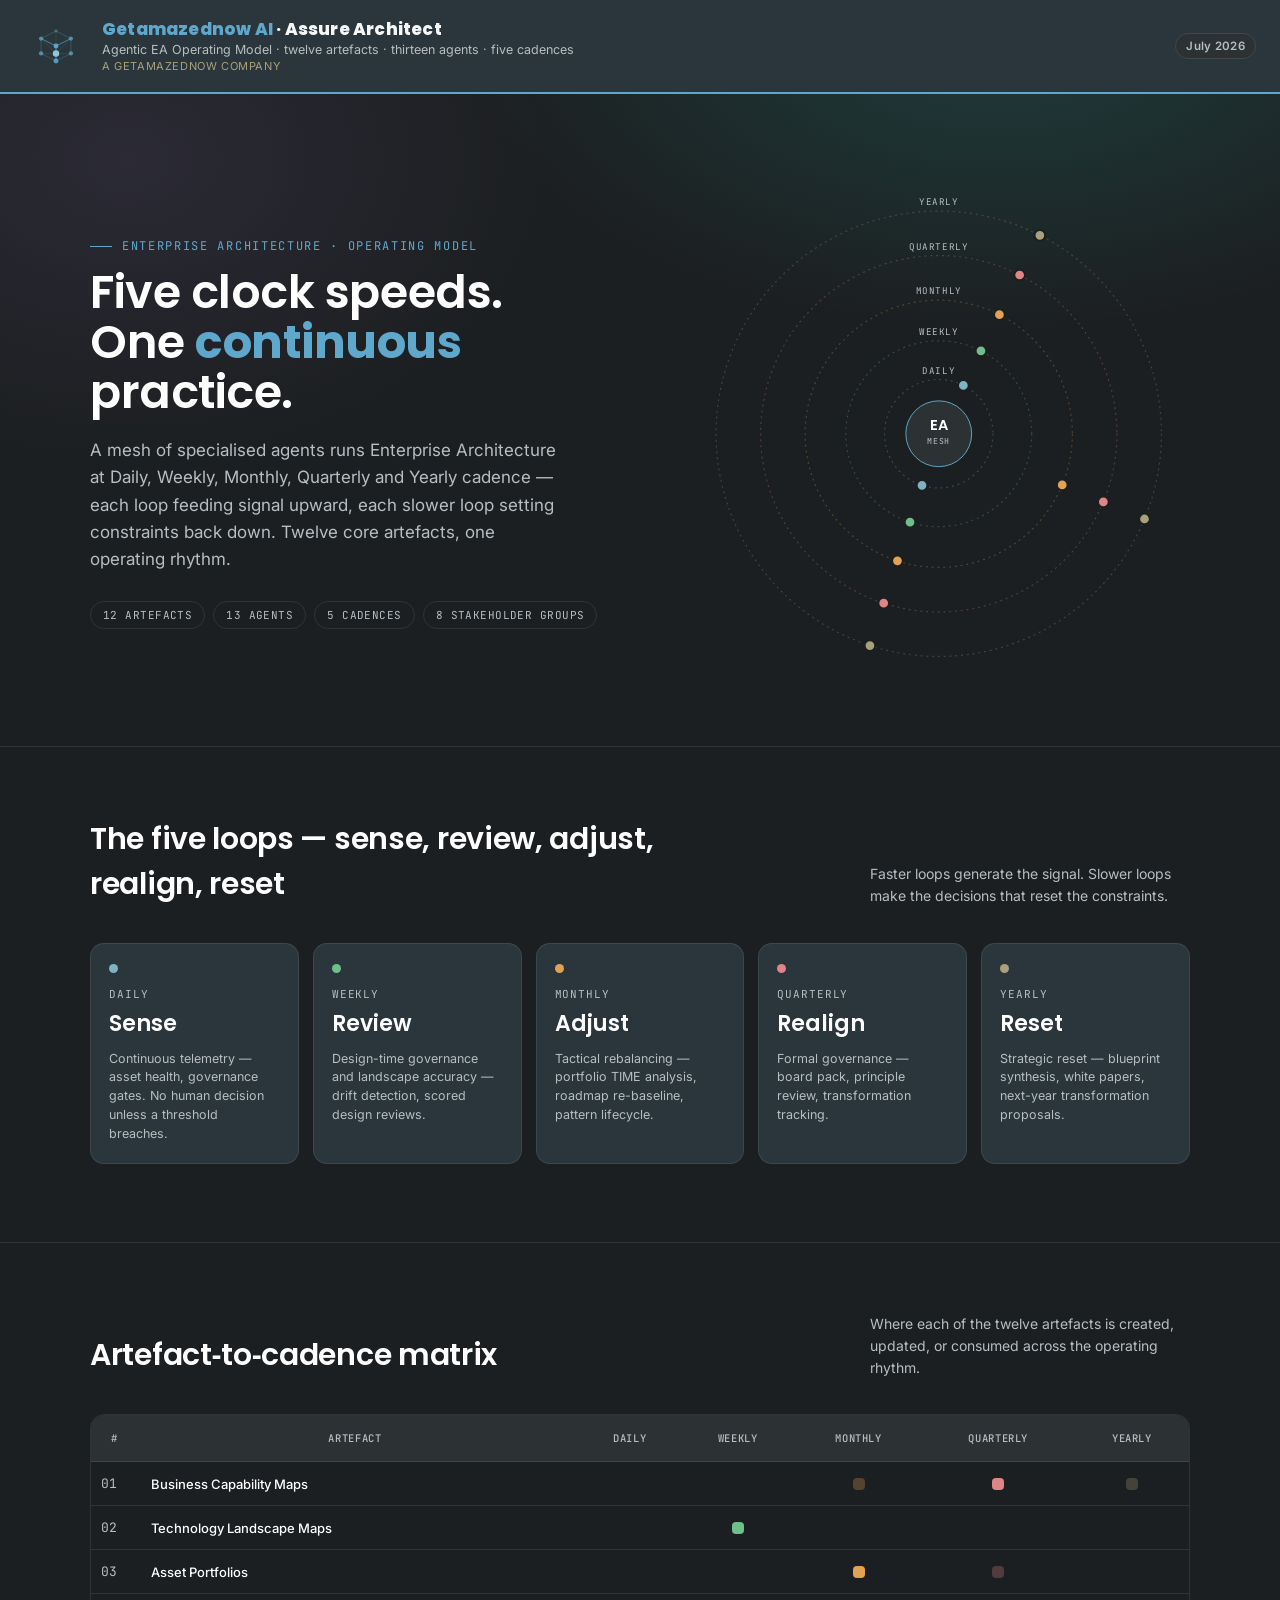
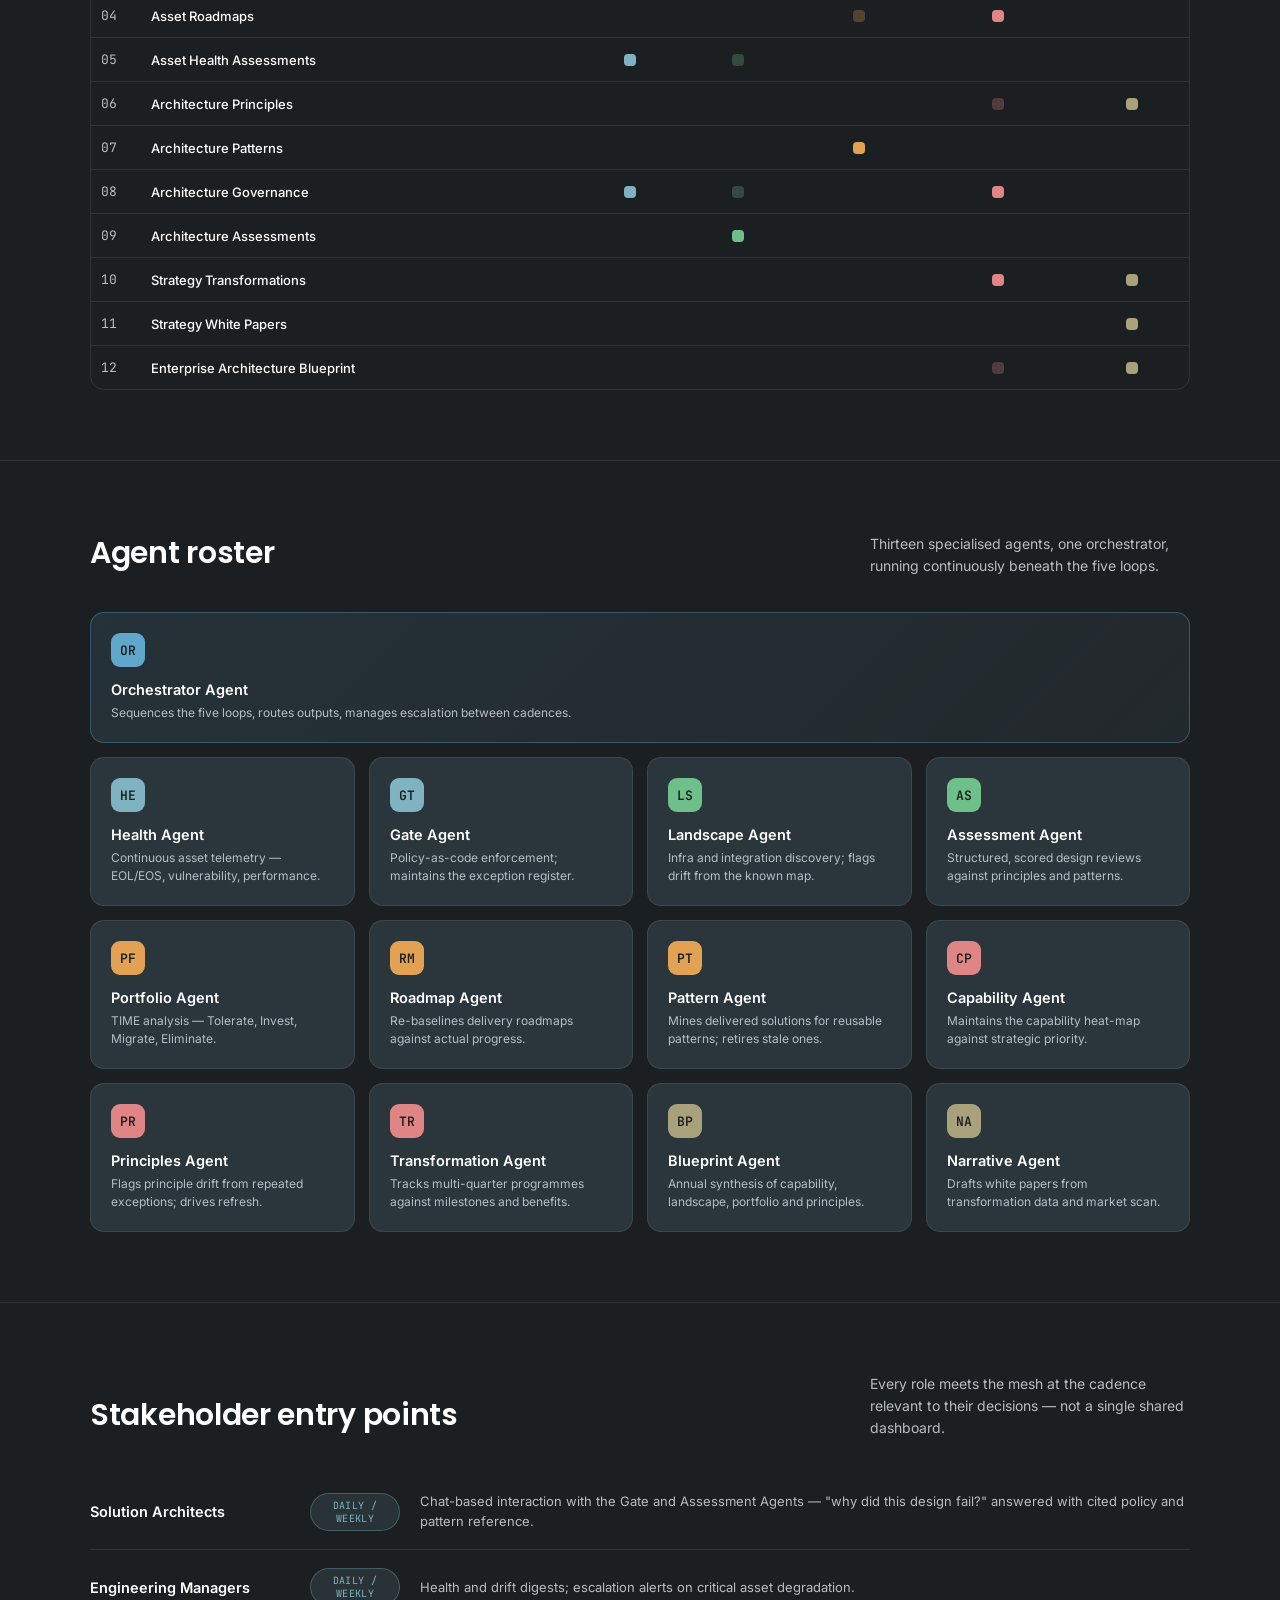
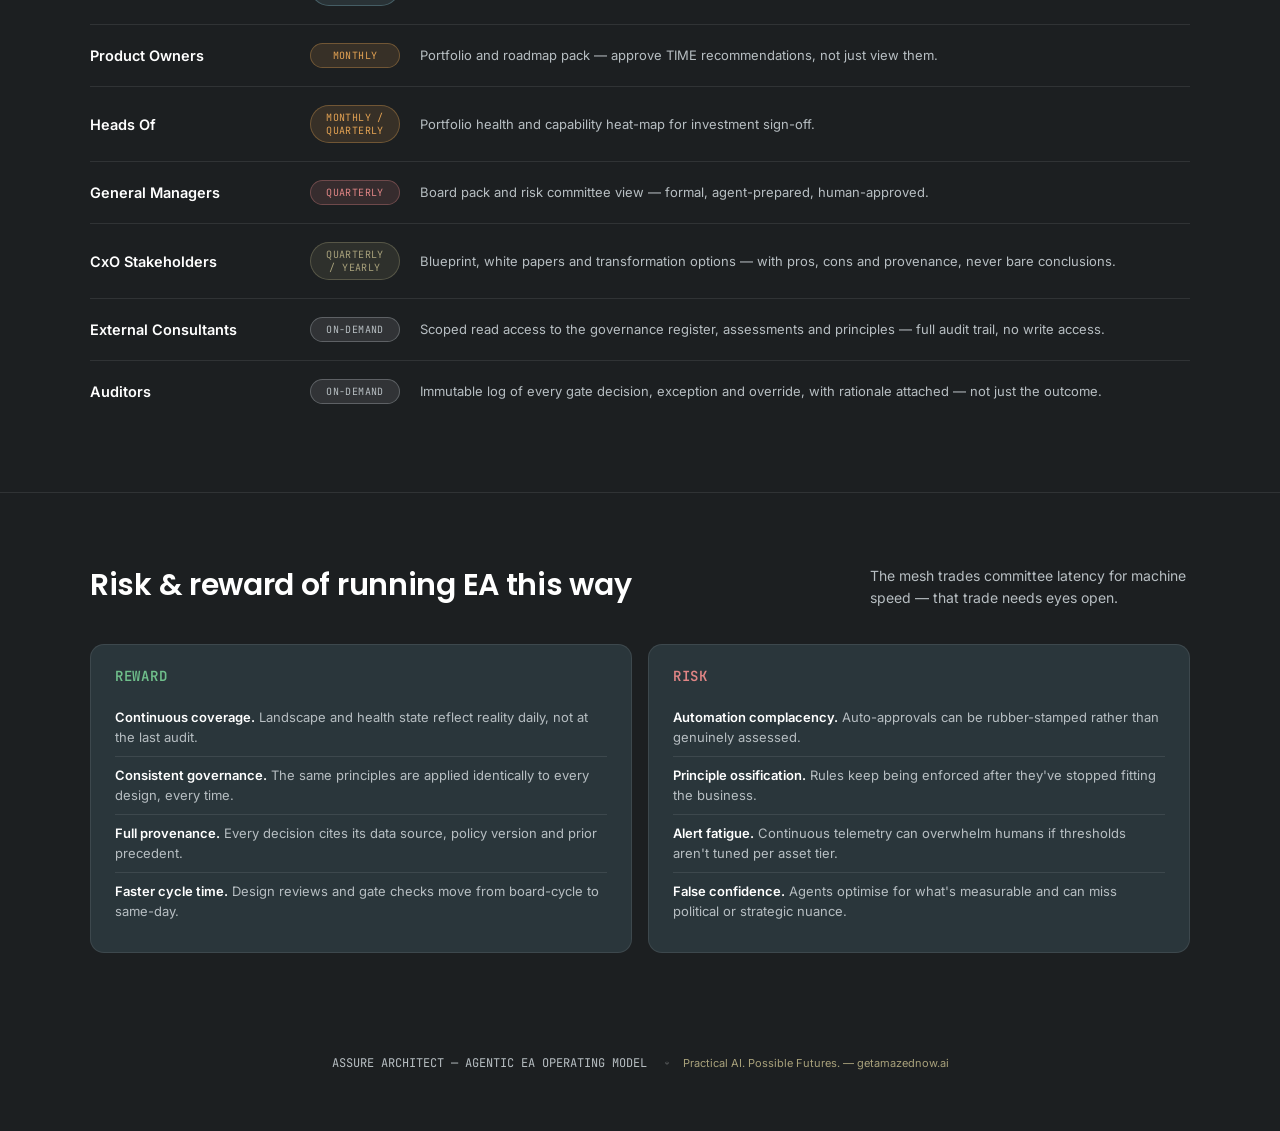
<file: index.html>
<!DOCTYPE html>
<html lang="en">
<head>
<meta charset="UTF-8">
<meta name="viewport" content="width=device-width, initial-scale=1.0">
<meta name="description" content="Assure Architect — a mesh of specialised agents running Enterprise Architecture at five cadences (Daily, Weekly, Monthly, Quarterly, Yearly). Twelve core artefacts, thirteen agents, one continuous operating rhythm.">
<title>Assure Architect — Getamazednow AI</title>
<link rel="canonical" href="https://mesh.getamazednow.ai/">
<link rel="icon" type="image/svg+xml" href="./assets/Getamazednow-AI-Favicon.svg">
<link rel="icon" type="image/png" sizes="32x32" href="./assets/Getamazednow-AI-Favicon-32.png">
<link rel="apple-touch-icon" sizes="180x180" href="./assets/Getamazednow-AI-Favicon-180.png">
<style>
  @import url('https://fonts.googleapis.com/css2?family=Poppins:wght@500;600;700;800&family=Inter:wght@400;500;600;700&family=JetBrains+Mono:wght@500&display=swap');

  :root{
    /* Getamazednow AI Design System v1.2 */
    --bg:#1C1F21;            /* neutral-900 — deep background */
    --panel:#2A363B;         /* Ink — primary card/panel surface */
    --panel-2:#2C3234;       /* neutral-800 — secondary panel */
    --line: rgba(255,255,255,0.09);
    --ink:#FFFFFF;           /* white — primary text on dark surfaces */
    --muted:#B7BEC2;         /* neutral-300 — secondary text on dark */

    --signal:#5FA8CC;        /* primary accent */
    --signal-core:#8FC3DE;   /* decorative core-node highlight */
    --stone:#A8A17B;         /* secondary accent */

    --daily:#7FB3C2;         /* info, light-on-ink */
    --weekly:#6FBF8B;        /* success, light-on-ink */
    --monthly:#E3A253;       /* warning, light-on-ink */
    --quarterly:#E08585;     /* error, light-on-ink */
    --yearly:#A8A17B;        /* stone */
    --gold: var(--signal);
  }
  *{box-sizing:border-box;}
  html,body{margin:0;padding:0;background:var(--bg);color:var(--ink);font-family:'Inter',sans-serif;}
  ::selection{ background: var(--signal); color:#1C1F21; }

  .wrap{max-width:1180px;margin:0 auto;padding:0 40px;}

  h1,h2,h3{font-family:'Poppins',sans-serif; font-weight:600; letter-spacing:-0.01em; margin:0;}
  .brandbar{ display:flex; align-items:center; gap:10px; padding-top:32px; }
  .brandbar img{ height:26px; width:26px; display:block; }
  .brandbar .wordmark{ font-family:'Poppins',sans-serif; font-weight:800; font-size:14px; letter-spacing:0.02em; color:var(--ink); }
  .brandbar .byline{ font-family:'Inter',sans-serif; font-size:11px; color:var(--stone); letter-spacing:0.02em; }

  /* ===== Getamazednow AI — unified brand masthead (shared across getamazednow.ai properties) ===== */
  .topbar{
    --gai-ink:#2A363B; --gai-signal:#5FA8CC; --gai-signal-core:#8FC3DE; --gai-stone:#A8A17B;
    --gai-neutral-800:#2C3234; --gai-neutral-700:#3F474A; --gai-neutral-50:#F6F7F7; --gai-neutral-300:#B7BEC2;
    --gai-success-on-ink:#6FBF8B; --gai-warning-on-ink:#E3A253; --gai-radius-pill:999px;
    --gai-font-display:"Poppins","Segoe UI",sans-serif; --gai-font-body:"Inter","Segoe UI",sans-serif;
    --accent:var(--gai-signal); --bg-panel-2:var(--gai-neutral-800); --border:var(--gai-neutral-700);
    --text:var(--gai-neutral-50); --text-dim:var(--gai-neutral-300); --stone:var(--gai-stone);
    --green:var(--gai-success-on-ink); --amber:var(--gai-warning-on-ink);
    display:flex; justify-content:space-between; align-items:center; padding:14px 24px;
    border-bottom:2px solid var(--accent); background:var(--gai-ink); font-family:var(--gai-font-body);
  }
  .topbar-left{ display:flex; align-items:center; gap:14px; }
  .topbar .brand-logo{ height:64px; width:64px; display:block; flex:0 0 auto; }
  .topbar .brand-title{ font-family:var(--gai-font-display); font-weight:800; font-size:17px; letter-spacing:0.2px; color:var(--text); line-height:1.2; }
  .topbar .brand-title .brand-name{ color:var(--accent); }
  .topbar .brand-sub{ color:var(--text-dim); font-size:12.5px; margin-top:2px; }
  .topbar .brand-byline{ color:var(--stone); font-size:11px; letter-spacing:0.6px; text-transform:uppercase; margin-top:2px; }
  .topbar-right{ display:flex; gap:8px; align-items:center; }
  .topbar .pill{ border:1px solid var(--border); background:var(--bg-panel-2); color:var(--text-dim); padding:5px 10px; border-radius:var(--gai-radius-pill); font-size:11.5px; font-weight:600; letter-spacing:0.3px; white-space:nowrap; }
  .topbar .pill-live{ color:var(--gai-ink); background:var(--green); border-color:var(--green); }
  @media (max-width:640px){
    .topbar{ padding:12px 16px; }
    .topbar .brand-logo{ height:48px; width:48px; }
    .topbar .brand-sub{ display:none; }
    .topbar-right{ display:none; }
  }
  .eyebrow{
    font-family:'JetBrains Mono',monospace; font-size:12px; letter-spacing:0.14em;
    text-transform:uppercase; color:var(--signal); margin-bottom:14px; display:flex; align-items:center; gap:10px;
  }
  .eyebrow::before{content:"";width:22px;height:1px;background:var(--signal);display:inline-block;}

  /* HERO */
  .hero{ padding:88px 0 60px; position:relative; overflow:hidden;
    background: radial-gradient(ellipse 900px 500px at 78% -10%, rgba(45,212,191,0.16), transparent 60%),
                radial-gradient(ellipse 700px 500px at 10% 10%, rgba(176,140,232,0.10), transparent 60%);
  }
  .hero-grid{ display:grid; grid-template-columns: 1.05fr 0.95fr; gap:40px; align-items:center; }
  .hero h1{ font-size:46px; line-height:1.08; color:var(--ink);}
  .hero h1 em{ font-style:normal; color:var(--signal); font-weight:700;}
  .hero p.lead{ font-size:17px; line-height:1.6; color:var(--muted); max-width:480px; margin-top:20px;}
  .hero-tags{ display:flex; gap:8px; flex-wrap:wrap; margin-top:28px;}
  .tag{ font-family:'JetBrains Mono',monospace; font-size:11px; letter-spacing:0.04em; color:var(--muted);
    border:1px solid var(--line); padding:6px 12px; border-radius:100px;}

  /* ORBIT DIAGRAM */
  .orbit-box{ position:relative; display:flex; align-items:center; justify-content:center;}
  #orbitSvg{ width:100%; height:auto; max-width:520px; }
  .ring-label{ font-family:'JetBrains Mono',monospace; font-size:9.5px; fill:var(--muted); letter-spacing:0.06em;}
  .core-label{ font-family:'Poppins',sans-serif; font-size:15px; fill:var(--ink); font-weight:600;}
  .core-sub{ font-family:'JetBrains Mono',monospace; font-size:8.5px; fill:var(--muted); letter-spacing:0.08em;}
  .node{ cursor:default; }
  .node circle{ stroke:#1C1F21; stroke-width:2px; }
  .node text{ font-family:'Inter',sans-serif; font-size:8.2px; fill:var(--ink); font-weight:600; }
  .node-tip{ font-family:'JetBrains Mono',monospace; font-size:7.6px; fill:var(--muted); }

  /* SECTION SHELL */
  section{ padding:70px 0; border-top:1px solid var(--line); }
  .section-head{ display:flex; justify-content:space-between; align-items:flex-end; margin-bottom:36px; gap:24px;}
  .section-head h2{ font-size:30px; color:var(--ink); max-width:640px;}
  .section-head p{ color:var(--muted); font-size:14px; max-width:320px; line-height:1.55; margin:0;}

  /* CADENCE STRIP */
  .cadence-strip{ display:grid; grid-template-columns:repeat(5,1fr); gap:14px; margin-bottom:8px;}
  .cad-card{ background:var(--panel); border:1px solid var(--line); border-radius:14px; padding:20px 18px; position:relative;}
  .cad-dot{ width:9px;height:9px;border-radius:50%; margin-bottom:14px;}
  .cad-name{ font-family:'JetBrains Mono',monospace; font-size:11px; letter-spacing:0.08em; text-transform:uppercase; color:var(--muted); margin-bottom:6px;}
  .cad-verb{ font-family:'Poppins',sans-serif; font-size:22px; font-weight:600; margin-bottom:10px;}
  .cad-desc{ font-size:12.5px; color:var(--muted); line-height:1.5;}

  /* MATRIX */
  .matrix-scroll{ overflow-x:auto; border:1px solid var(--line); border-radius:14px; }
  table.matrix{ width:100%; border-collapse:collapse; font-size:13px; min-width:820px;}
  table.matrix th{ font-family:'JetBrains Mono',monospace; font-size:10.5px; letter-spacing:0.06em; text-transform:uppercase;
    color:var(--muted); text-align:center; padding:16px 10px; background:var(--panel-2); font-weight:500;}
  table.matrix th:first-child{ text-align:left; padding-left:20px;}
  table.matrix td{ text-align:center; padding:13px 10px; border-top:1px solid var(--line); }
  table.matrix td.label{ text-align:left; padding-left:20px; color:var(--ink); font-weight:500; white-space:nowrap;}
  table.matrix td.num{ font-family:'JetBrains Mono',monospace; color:var(--muted); padding-right:14px; width:28px;}
  .pip{ width:12px; height:12px; border-radius:4px; margin:0 auto; }

  /* AGENTS */
  .agent-grid{ display:grid; grid-template-columns:repeat(4,1fr); gap:14px; }
  .agent-card{ background:var(--panel); border:1px solid var(--line); border-radius:14px; padding:20px; }
  .agent-glyph{ width:34px; height:34px; border-radius:9px; display:flex; align-items:center; justify-content:center;
    font-family:'JetBrains Mono',monospace; font-weight:600; font-size:13px; color:#1C1F21; margin-bottom:14px;}
  .agent-name{ font-weight:600; font-size:14.5px; margin-bottom:6px;}
  .agent-fn{ font-size:12px; color:var(--muted); line-height:1.5;}
  .agent-orch{ grid-column: span 4; background:linear-gradient(135deg, rgba(95,168,204,0.14), rgba(143,195,222,0.06));
    border:1px solid rgba(95,168,204,0.35);}

  /* STAKEHOLDER LADDER */
  .ladder{ display:flex; flex-direction:column; gap:0; }
  .ladder-row{ display:grid; grid-template-columns: 200px 90px 1fr; gap:20px; align-items:center;
    padding:18px 0; border-top:1px solid var(--line);}
  .ladder-row:first-child{ border-top:none; }
  .ladder-role{ font-weight:600; font-size:14.5px;}
  .ladder-cad{ font-family:'JetBrains Mono',monospace; font-size:10px; padding:5px 10px; border-radius:100px; text-align:center; letter-spacing:0.04em;}
  .ladder-desc{ font-size:13px; color:var(--muted); line-height:1.5;}

  /* RISK REWARD */
  .rr-grid{ display:grid; grid-template-columns:1fr 1fr; gap:16px;}
  .rr-card{ background:var(--panel); border:1px solid var(--line); border-radius:14px; padding:22px 24px;}
  .rr-card h3{ font-size:14px; font-family:'JetBrains Mono',monospace; letter-spacing:0.05em; text-transform:uppercase; margin-bottom:14px;}
  .rr-card.reward h3{ color:var(--weekly); }
  .rr-card.risk h3{ color:var(--quarterly); }
  .rr-item{ font-size:13px; color:var(--muted); padding:9px 0; border-top:1px solid var(--line); line-height:1.5;}
  .rr-item:first-of-type{ border-top:none; }
  .rr-item b{ color:var(--ink); font-weight:600;}

  footer{ padding:32px 0 60px; display:flex; align-items:center; justify-content:space-between; flex-wrap:wrap; gap:12px;}
  footer .fbrand{ display:flex; align-items:center; gap:8px; }
  footer .fbrand img{ height:16px; width:16px; }
  footer p{ color:var(--muted); font-size:12px; font-family:'JetBrains Mono',monospace; margin:0;}
  footer .byline{ color:var(--stone); font-size:11px; font-family:'Inter',sans-serif; }

  @media (max-width:900px){
    .hero-grid{ grid-template-columns:1fr; }
    .cadence-strip{ grid-template-columns:repeat(2,1fr);}
    .agent-grid{ grid-template-columns:repeat(2,1fr);}
    .agent-orch{ grid-column: span 2;}
    .ladder-row{ grid-template-columns: 1fr; gap:8px;}
  }
</style>
</head>
<body>

<header class="topbar">
  <div class="topbar-left">
    <svg class="brand-logo" viewBox="130 60 180 180" xmlns="http://www.w3.org/2000/svg" role="img" aria-label="Getamazednow AI — Tensor Node Lattice mark">
      <circle cx="220" cy="150" r="90" fill="#2A363B"/>
      <line x1="220" y1="108" x2="178" y2="129" stroke="#5FA8CC" stroke-width="1.6" opacity="0.5"/>
      <line x1="220" y1="108" x2="262" y2="129" stroke="#5FA8CC" stroke-width="1.6" opacity="0.5"/>
      <line x1="178" y1="129" x2="178" y2="171" stroke="#5FA8CC" stroke-width="1.6" opacity="0.5"/>
      <line x1="262" y1="129" x2="262" y2="171" stroke="#5FA8CC" stroke-width="1.6" opacity="0.5"/>
      <line x1="178" y1="171" x2="220" y2="192" stroke="#5FA8CC" stroke-width="1.6" opacity="0.5"/>
      <line x1="262" y1="171" x2="220" y2="192" stroke="#5FA8CC" stroke-width="1.6" opacity="0.5"/>
      <line x1="178" y1="129" x2="220" y2="150" stroke="#5FA8CC" stroke-width="2.2" opacity="0.85"/>
      <line x1="262" y1="129" x2="220" y2="150" stroke="#5FA8CC" stroke-width="2.2" opacity="0.85"/>
      <line x1="220" y1="150" x2="220" y2="192" stroke="#5FA8CC" stroke-width="2.2" opacity="0.85"/>
      <line x1="220" y1="171" x2="220" y2="108" stroke="#5FA8CC" stroke-width="1.1" opacity="0.35"/>
      <line x1="220" y1="171" x2="178" y2="129" stroke="#5FA8CC" stroke-width="1.1" opacity="0.35"/>
      <line x1="220" y1="171" x2="262" y2="129" stroke="#5FA8CC" stroke-width="1.1" opacity="0.35"/>
      <line x1="220" y1="171" x2="178" y2="171" stroke="#5FA8CC" stroke-width="1.1" opacity="0.35"/>
      <line x1="220" y1="171" x2="262" y2="171" stroke="#5FA8CC" stroke-width="1.1" opacity="0.35"/>
      <line x1="220" y1="171" x2="220" y2="192" stroke="#5FA8CC" stroke-width="1.1" opacity="0.35"/>
      <circle cx="220" cy="108" r="5" fill="#5FA8CC" opacity="0.4"/>
      <circle cx="178" cy="129" r="6" fill="#5FA8CC" opacity="0.75"/>
      <circle cx="262" cy="129" r="6" fill="#5FA8CC" opacity="0.75"/>
      <circle cx="178" cy="171" r="6" fill="#5FA8CC" opacity="0.75"/>
      <circle cx="262" cy="171" r="6" fill="#5FA8CC" opacity="0.75"/>
      <circle cx="220" cy="192" r="7" fill="#5FA8CC" opacity="0.85"/>
      <circle cx="220" cy="150" r="7" fill="#5FA8CC" opacity="0.95"/>
      <circle cx="220" cy="171" r="9" fill="#8FC3DE"/>
    </svg>
    <div>
      <div class="brand-title"><span class="brand-name">Getamazednow AI</span> · Assure Architect</div>
      <div class="brand-sub">Agentic EA Operating Model · twelve artefacts · thirteen agents · five cadences</div>
      <div class="brand-byline">A Getamazednow Company</div>
    </div>
  </div>
  <div class="topbar-right">
    <!-- Demo status pill slot — add e.g. <span class="pill pill-live">MOCK / SYNTHETIC DATA</span> when the demo ships -->
    <span class="pill">July 2026</span>
  </div>
</header>

<div class="hero">
  <div class="wrap hero-grid">
    <div>
      <div class="eyebrow">Enterprise Architecture · Operating Model</div>
      <h1>Five clock speeds.<br>One <em>continuous</em> practice.</h1>
      <p class="lead">A mesh of specialised agents runs Enterprise Architecture at Daily, Weekly, Monthly, Quarterly and Yearly cadence — each loop feeding signal upward, each slower loop setting constraints back down. Twelve core artefacts, one operating rhythm.</p>
      <div class="hero-tags">
        <span class="tag">12 ARTEFACTS</span>
        <span class="tag">13 AGENTS</span>
        <span class="tag">5 CADENCES</span>
        <span class="tag">8 STAKEHOLDER GROUPS</span>
      </div>
    </div>
    <div class="orbit-box">
      <svg id="orbitSvg" viewBox="0 0 520 520"></svg>
    </div>
  </div>
</div>

<section id="cadence">
  <div class="wrap">
    <div class="section-head">
      <h2>The five loops — sense, review, adjust, realign, reset</h2>
      <p>Faster loops generate the signal. Slower loops make the decisions that reset the constraints.</p>
    </div>
    <div class="cadence-strip" id="cadenceStrip"></div>
  </div>
</section>

<section id="matrix">
  <div class="wrap">
    <div class="section-head">
      <h2>Artefact‑to‑cadence matrix</h2>
      <p>Where each of the twelve artefacts is created, updated, or consumed across the operating rhythm.</p>
    </div>
    <div class="matrix-scroll">
      <table class="matrix" id="matrixTable"></table>
    </div>
  </div>
</section>

<section id="agents">
  <div class="wrap">
    <div class="section-head">
      <h2>Agent roster</h2>
      <p>Thirteen specialised agents, one orchestrator, running continuously beneath the five loops.</p>
    </div>
    <div class="agent-grid" id="agentGrid"></div>
  </div>
</section>

<section id="stakeholders">
  <div class="wrap">
    <div class="section-head">
      <h2>Stakeholder entry points</h2>
      <p>Every role meets the mesh at the cadence relevant to their decisions — not a single shared dashboard.</p>
    </div>
    <div class="ladder" id="ladder"></div>
  </div>
</section>

<section id="riskreward">
  <div class="wrap">
    <div class="section-head">
      <h2>Risk &amp; reward of running EA this way</h2>
      <p>The mesh trades committee latency for machine speed — that trade needs eyes open.</p>
    </div>
    <div class="rr-grid">
      <div class="rr-card reward">
        <h3>Reward</h3>
        <div class="rr-item"><b>Continuous coverage.</b> Landscape and health state reflect reality daily, not at the last audit.</div>
        <div class="rr-item"><b>Consistent governance.</b> The same principles are applied identically to every design, every time.</div>
        <div class="rr-item"><b>Full provenance.</b> Every decision cites its data source, policy version and prior precedent.</div>
        <div class="rr-item"><b>Faster cycle time.</b> Design reviews and gate checks move from board-cycle to same-day.</div>
      </div>
      <div class="rr-card risk">
        <h3>Risk</h3>
        <div class="rr-item"><b>Automation complacency.</b> Auto-approvals can be rubber-stamped rather than genuinely assessed.</div>
        <div class="rr-item"><b>Principle ossification.</b> Rules keep being enforced after they've stopped fitting the business.</div>
        <div class="rr-item"><b>Alert fatigue.</b> Continuous telemetry can overwhelm humans if thresholds aren't tuned per asset tier.</div>
        <div class="rr-item"><b>False confidence.</b> Agents optimise for what's measurable and can miss political or strategic nuance.</div>
      </div>
    </div>
  </div>
</section>

<footer>
  <div class="wrap footer-inner" style="display:flex; align-items:center; justify-content:space-between; flex-wrap:wrap; gap:12px;">
    <p>ASSURE ARCHITECT — AGENTIC EA OPERATING MODEL</p>
    <div class="fbrand">
      <img src="./assets/Getamazednow-AI-Icon-Monochrome-White.svg" alt="Getamazednow AI">
      <span class="byline">Practical AI. Possible Futures. — getamazednow.ai</span>
    </div>
  </div>
</footer>

<script>
const CAD = [
  {key:'daily', name:'Daily', verb:'Sense', color:'var(--daily)', hex:'#7FB3C2',
    desc:'Continuous telemetry — asset health, governance gates. No human decision unless a threshold breaches.'},
  {key:'weekly', name:'Weekly', verb:'Review', color:'var(--weekly)', hex:'#6FBF8B',
    desc:'Design-time governance and landscape accuracy — drift detection, scored design reviews.'},
  {key:'monthly', name:'Monthly', verb:'Adjust', color:'var(--monthly)', hex:'#E3A253',
    desc:'Tactical rebalancing — portfolio TIME analysis, roadmap re-baseline, pattern lifecycle.'},
  {key:'quarterly', name:'Quarterly', verb:'Realign', color:'var(--quarterly)', hex:'#E08585',
    desc:'Formal governance — board pack, principle review, transformation tracking.'},
  {key:'yearly', name:'Yearly', verb:'Reset', color:'var(--yearly)', hex:'#A8A17B',
    desc:'Strategic reset — blueprint synthesis, white papers, next-year transformation proposals.'},
];

// ---- Cadence strip
const stripEl = document.getElementById('cadenceStrip');
CAD.forEach(c=>{
  stripEl.innerHTML += `<div class="cad-card">
    <div class="cad-dot" style="background:${c.color}"></div>
    <div class="cad-name">${c.name}</div>
    <div class="cad-verb">${c.verb}</div>
    <div class="cad-desc">${c.desc}</div>
  </div>`;
});

// ---- Matrix
const ARTEFACTS = [
  {n:'Business Capability Maps', vals:['','','o','X','o']},
  {n:'Technology Landscape Maps', vals:['','X','','','']},
  {n:'Asset Portfolios', vals:['','','X','o','']},
  {n:'Asset Roadmaps', vals:['','','o','X','']},
  {n:'Asset Health Assessments', vals:['X','o','','','']},
  {n:'Architecture Principles', vals:['','','','o','X']},
  {n:'Architecture Patterns', vals:['','','X','','']},
  {n:'Architecture Governance', vals:['X','o','','X','']},
  {n:'Architecture Assessments', vals:['','X','','','']},
  {n:'Strategy Transformations', vals:['','','','X','X']},
  {n:'Strategy White Papers', vals:['','','','','X']},
  {n:'Enterprise Architecture Blueprint', vals:['','','','o','X']},
];
const matEl = document.getElementById('matrixTable');
let thead = '<tr><th>#</th><th>Artefact</th>' + CAD.map(c=>`<th>${c.name}</th>`).join('') + '</tr>';
let rows = ARTEFACTS.map((a,i)=>{
  let cells = a.vals.map((v,ci)=>{
    if(v==='X') return `<td><div class="pip" style="background:${CAD[ci].hex}"></div></td>`;
    if(v==='o') return `<td><div class="pip" style="background:${CAD[ci].hex}; opacity:0.28"></div></td>`;
    return `<td></td>`;
  }).join('');
  return `<tr><td class="num">${String(i+1).padStart(2,'0')}</td><td class="label">${a.n}</td>${cells}</tr>`;
}).join('');
matEl.innerHTML = thead + rows;

// ---- Agents
const AGENTS = [
  {i:'OR', name:'Orchestrator Agent', fn:'Sequences the five loops, routes outputs, manages escalation between cadences.', hex:'#5FA8CC', orch:true},
  {i:'HE', name:'Health Agent', fn:'Continuous asset telemetry — EOL/EOS, vulnerability, performance.', hex:'#7FB3C2'},
  {i:'GT', name:'Gate Agent', fn:'Policy-as-code enforcement; maintains the exception register.', hex:'#7FB3C2'},
  {i:'LS', name:'Landscape Agent', fn:'Infra and integration discovery; flags drift from the known map.', hex:'#6FBF8B'},
  {i:'AS', name:'Assessment Agent', fn:'Structured, scored design reviews against principles and patterns.', hex:'#6FBF8B'},
  {i:'PF', name:'Portfolio Agent', fn:'TIME analysis — Tolerate, Invest, Migrate, Eliminate.', hex:'#E3A253'},
  {i:'RM', name:'Roadmap Agent', fn:'Re-baselines delivery roadmaps against actual progress.', hex:'#E3A253'},
  {i:'PT', name:'Pattern Agent', fn:'Mines delivered solutions for reusable patterns; retires stale ones.', hex:'#E3A253'},
  {i:'CP', name:'Capability Agent', fn:'Maintains the capability heat-map against strategic priority.', hex:'#E08585'},
  {i:'PR', name:'Principles Agent', fn:'Flags principle drift from repeated exceptions; drives refresh.', hex:'#E08585'},
  {i:'TR', name:'Transformation Agent', fn:'Tracks multi-quarter programmes against milestones and benefits.', hex:'#E08585'},
  {i:'BP', name:'Blueprint Agent', fn:'Annual synthesis of capability, landscape, portfolio and principles.', hex:'#A8A17B'},
  {i:'NA', name:'Narrative Agent', fn:'Drafts white papers from transformation data and market scan.', hex:'#A8A17B'},
];
const agentGrid = document.getElementById('agentGrid');
AGENTS.forEach(a=>{
  agentGrid.innerHTML += `<div class="agent-card ${a.orch?'agent-orch':''}">
    <div class="agent-glyph" style="background:${a.hex}">${a.i}</div>
    <div class="agent-name">${a.name}</div>
    <div class="agent-fn">${a.fn}</div>
  </div>`;
});

// ---- Stakeholder ladder
const LADDER = [
  {role:'Solution Architects', cad:'DAILY / WEEKLY', color:'#7FB3C2', desc:'Chat-based interaction with the Gate and Assessment Agents — "why did this design fail?" answered with cited policy and pattern reference.'},
  {role:'Engineering Managers', cad:'DAILY / WEEKLY', color:'#7FB3C2', desc:'Health and drift digests; escalation alerts on critical asset degradation.'},
  {role:'Product Owners', cad:'MONTHLY', color:'#E3A253', desc:'Portfolio and roadmap pack — approve TIME recommendations, not just view them.'},
  {role:'Heads Of', cad:'MONTHLY / QUARTERLY', color:'#E3A253', desc:'Portfolio health and capability heat-map for investment sign-off.'},
  {role:'General Managers', cad:'QUARTERLY', color:'#E08585', desc:'Board pack and risk committee view — formal, agent-prepared, human-approved.'},
  {role:'CxO Stakeholders', cad:'QUARTERLY / YEARLY', color:'#A8A17B', desc:'Blueprint, white papers and transformation options — with pros, cons and provenance, never bare conclusions.'},
  {role:'External Consultants', cad:'ON-DEMAND', color:'#B7BEC2', desc:'Scoped read access to the governance register, assessments and principles — full audit trail, no write access.'},
  {role:'Auditors', cad:'ON-DEMAND', color:'#B7BEC2', desc:'Immutable log of every gate decision, exception and override, with rationale attached — not just the outcome.'},
];
const ladderEl = document.getElementById('ladder');
LADDER.forEach(l=>{
  ladderEl.innerHTML += `<div class="ladder-row">
    <div class="ladder-role">${l.role}</div>
    <div class="ladder-cad" style="background:${l.color}22; color:${l.color}; border:1px solid ${l.color}55;">${l.cad}</div>
    <div class="ladder-desc">${l.desc}</div>
  </div>`;
});

// ---- Orbit SVG (rings: yearly outer -> daily inner)
const svg = document.getElementById('orbitSvg');
const cx=260, cy=260;
const ringsOuterToInner = [
  {r:230, key:'yearly'}, {r:184, key:'quarterly'}, {r:138, key:'monthly'}, {r:96, key:'weekly'}, {r:56, key:'daily'}
];
let svgContent = '';
// rings
ringsOuterToInner.forEach(ring=>{
  const c = CAD.find(c=>c.key===ring.key);
  svgContent += `<circle cx="${cx}" cy="${cy}" r="${ring.r}" fill="none" stroke="${c.hex}" stroke-opacity="0.28" stroke-width="1.2" stroke-dasharray="2 4"/>`;
});
// ring labels (top of each ring)
ringsOuterToInner.forEach(ring=>{
  const c = CAD.find(c=>c.key===ring.key);
  svgContent += `<text x="${cx}" y="${cy-ring.r-6}" text-anchor="middle" class="ring-label" fill="${c.hex}">${c.name.toUpperCase()}</text>`;
});
// nodes per ring: artefact short codes placed at angles
const ringNodes = {
  yearly: ['Blueprint','White Papers','Transformation'],
  quarterly: ['Governance Bd','Principles Rvw','Capability Refresh'],
  monthly: ['Portfolio TIME','Roadmap','Patterns'],
  weekly: ['Landscape','Assessments'],
  daily: ['Health','Gates'],
};
ringsOuterToInner.forEach(ring=>{
  const c = CAD.find(c=>c.key===ring.key);
  const items = ringNodes[ring.key];
  const n = items.length;
  items.forEach((label,i)=>{
    // spread nodes around the lower arc so labels don't collide with ring-name at top
    const angle = (Math.PI*0.15) + (i/(n-1||1)) * (Math.PI*0.95);
    const x = cx + ring.r*Math.sin(angle);
    const y = cy - ring.r*Math.cos(angle);
    svgContent += `<g class="node">
      <circle cx="${x}" cy="${y}" r="5.5" fill="${c.hex}"/>
    </g>`;
  });
});
// core
svgContent += `<circle cx="${cx}" cy="${cy}" r="34" fill="#2C3234" stroke="#5FA8CC" stroke-width="1"/>`;
svgContent += `<text x="${cx}" y="${cy-4}" text-anchor="middle" class="core-label">EA</text>`;
svgContent += `<text x="${cx}" y="${cy+11}" text-anchor="middle" class="core-sub">MESH</text>`;
svg.innerHTML = svgContent;
</script>

</body>
</html>
</file>
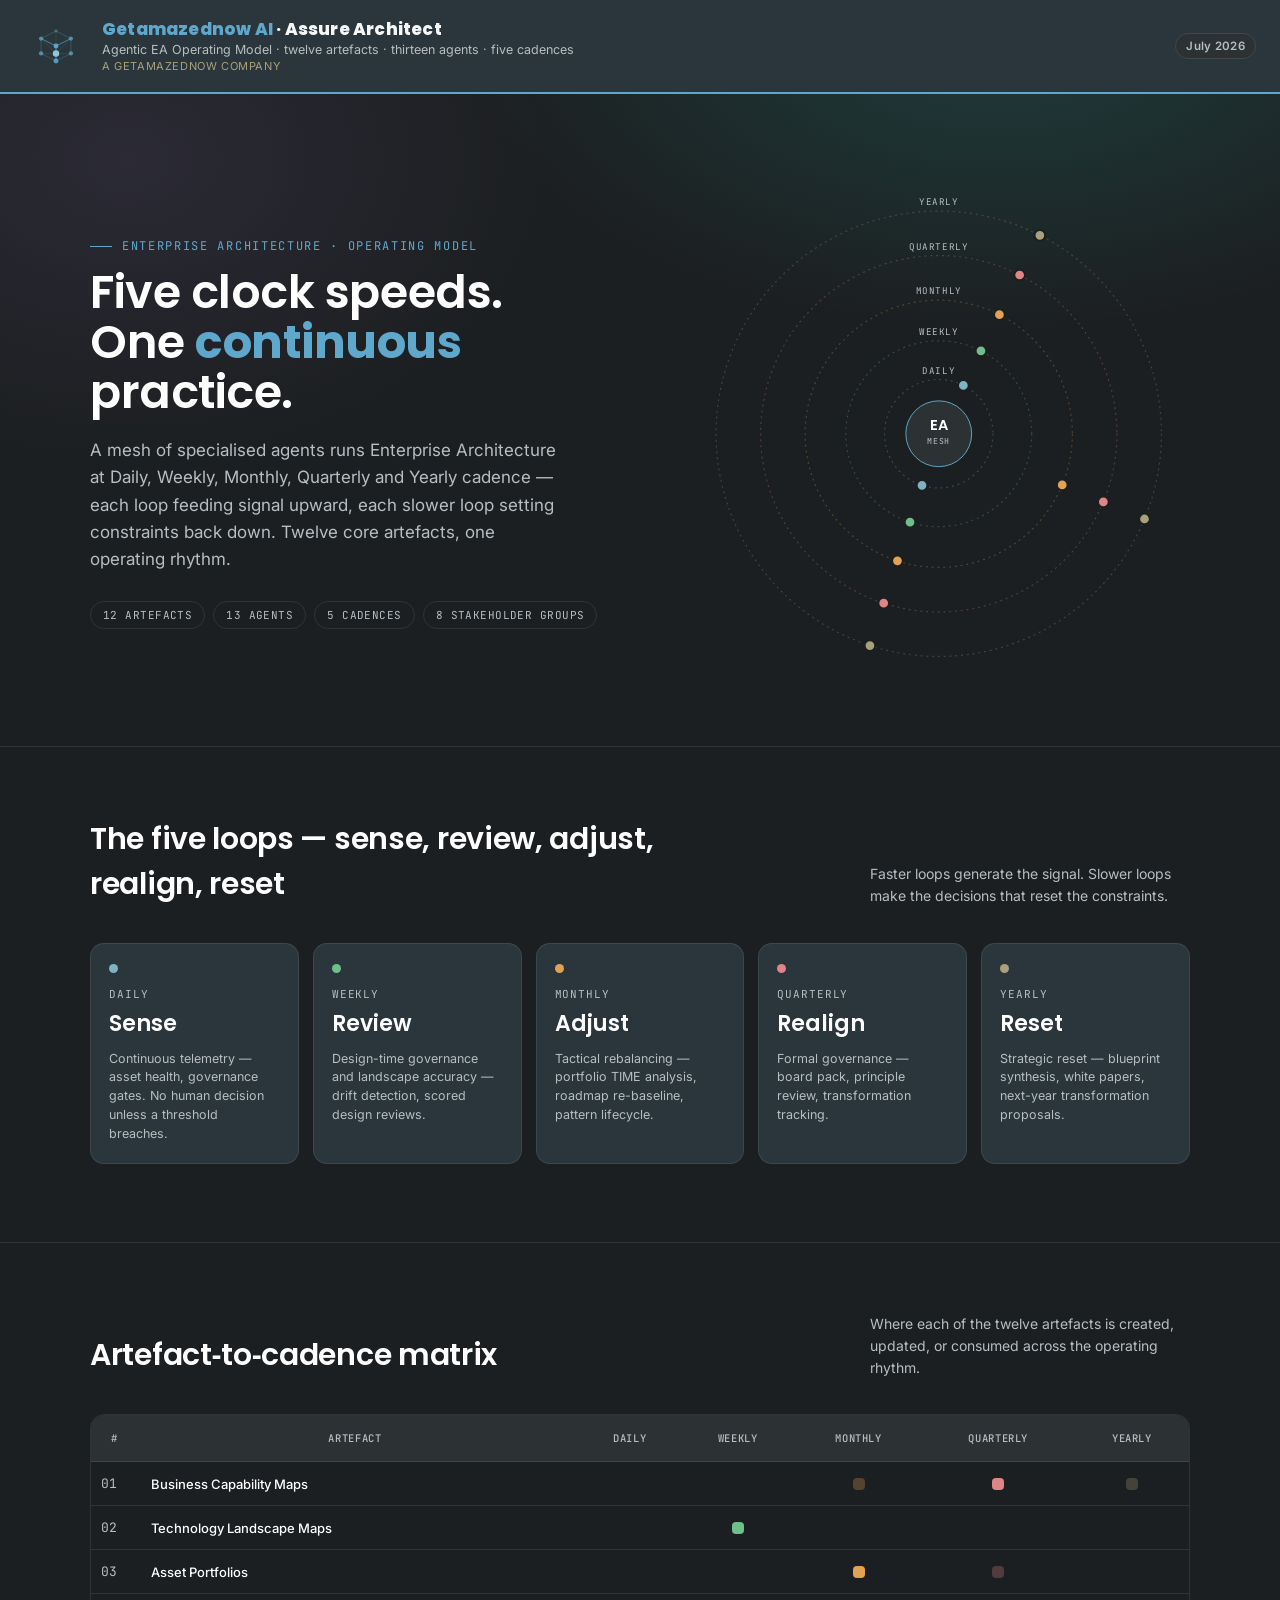
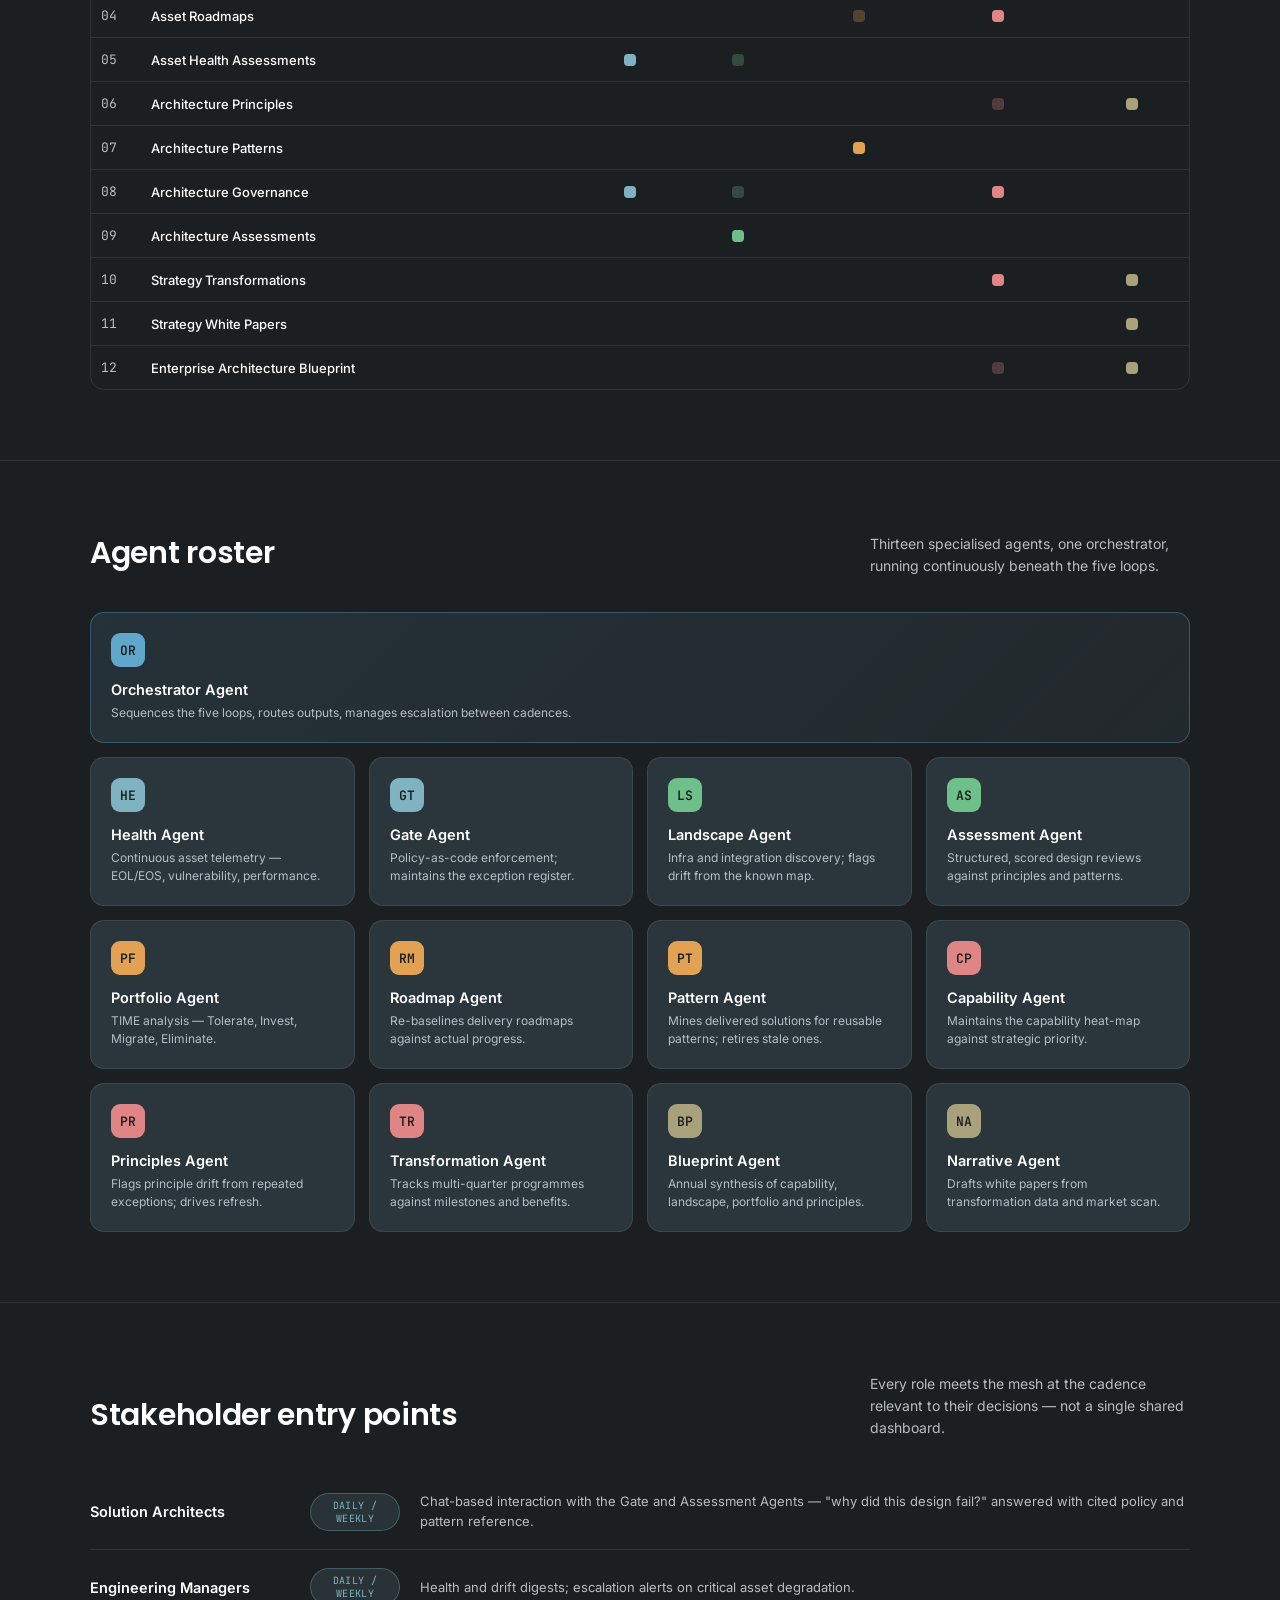
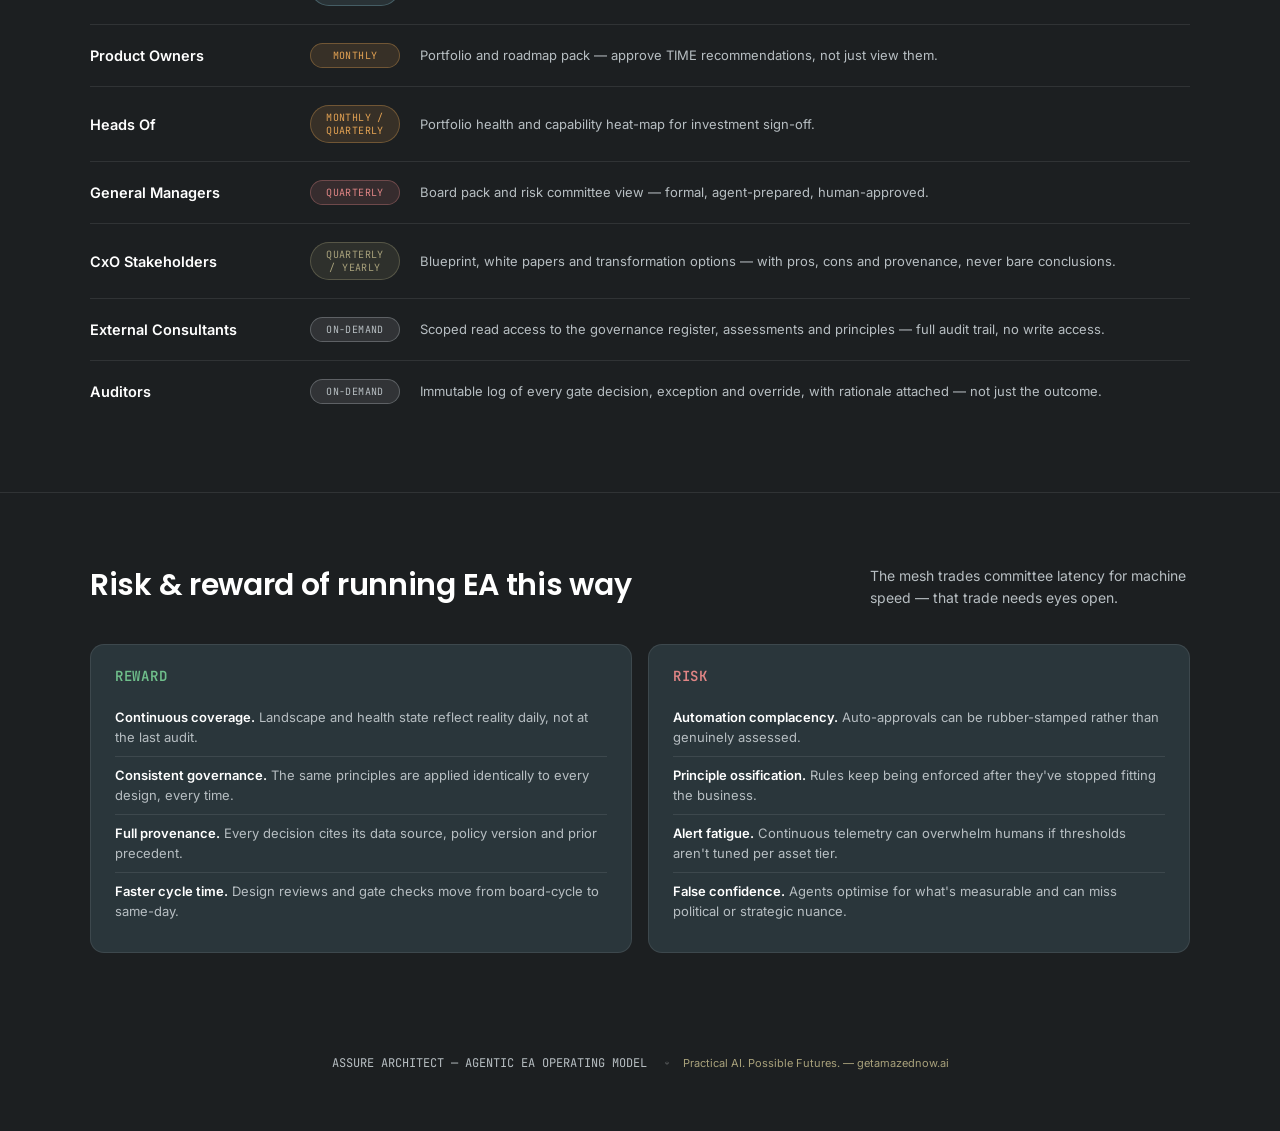
<file: site-wip.html>
<!DOCTYPE html>
<html lang="en">
<head>
  <!-- WORK IN PROGRESS — not for public serving. Redirects to the front door.
       To preview locally, comment out the meta refresh + redirect script below. -->
  <meta name="robots" content="noindex, nofollow" />
  <meta http-equiv="refresh" content="0; url=/" />
  <script>if(location.hostname!=="localhost"&&location.hostname!=="127.0.0.1"){location.replace("/");}</script>
<meta charset="UTF-8">
<meta name="viewport" content="width=device-width, initial-scale=1.0">
<meta name="description" content="Assure Architect — a mesh of specialised agents running Enterprise Architecture at five cadences (Daily, Weekly, Monthly, Quarterly, Yearly). Twelve core artefacts, thirteen agents, one continuous operating rhythm.">
<title>Assure Architect — Getamazednow AI</title>
<link rel="canonical" href="https://mesh.getamazednow.ai/">
<link rel="icon" type="image/svg+xml" href="./assets/Getamazednow-AI-Favicon.svg">
<link rel="icon" type="image/png" sizes="32x32" href="./assets/Getamazednow-AI-Favicon-32.png">
<link rel="apple-touch-icon" sizes="180x180" href="./assets/Getamazednow-AI-Favicon-180.png">
<style>
  @import url('https://fonts.googleapis.com/css2?family=Poppins:wght@500;600;700;800&family=Inter:wght@400;500;600;700&family=JetBrains+Mono:wght@500&display=swap');

  :root{
    /* Getamazednow AI Design System v1.2 */
    --bg:#1C1F21;            /* neutral-900 — deep background */
    --panel:#2A363B;         /* Ink — primary card/panel surface */
    --panel-2:#2C3234;       /* neutral-800 — secondary panel */
    --line: rgba(255,255,255,0.09);
    --ink:#FFFFFF;           /* white — primary text on dark surfaces */
    --muted:#B7BEC2;         /* neutral-300 — secondary text on dark */

    --signal:#5FA8CC;        /* primary accent */
    --signal-core:#8FC3DE;   /* decorative core-node highlight */
    --stone:#A8A17B;         /* secondary accent */

    --daily:#7FB3C2;         /* info, light-on-ink */
    --weekly:#6FBF8B;        /* success, light-on-ink */
    --monthly:#E3A253;       /* warning, light-on-ink */
    --quarterly:#E08585;     /* error, light-on-ink */
    --yearly:#A8A17B;        /* stone */
    --gold: var(--signal);
  }
  *{box-sizing:border-box;}
  html,body{margin:0;padding:0;background:var(--bg);color:var(--ink);font-family:'Inter',sans-serif;}
  ::selection{ background: var(--signal); color:#1C1F21; }

  .wrap{max-width:1180px;margin:0 auto;padding:0 40px;}

  h1,h2,h3{font-family:'Poppins',sans-serif; font-weight:600; letter-spacing:-0.01em; margin:0;}
  .brandbar{ display:flex; align-items:center; gap:10px; padding-top:32px; }
  .brandbar img{ height:26px; width:26px; display:block; }
  .brandbar .wordmark{ font-family:'Poppins',sans-serif; font-weight:800; font-size:14px; letter-spacing:0.02em; color:var(--ink); }
  .brandbar .byline{ font-family:'Inter',sans-serif; font-size:11px; color:var(--stone); letter-spacing:0.02em; }

  /* ===== Getamazednow AI — unified brand masthead (shared across getamazednow.ai properties) ===== */
  .topbar{
    --gai-ink:#2A363B; --gai-signal:#5FA8CC; --gai-signal-core:#8FC3DE; --gai-stone:#A8A17B;
    --gai-neutral-800:#2C3234; --gai-neutral-700:#3F474A; --gai-neutral-50:#F6F7F7; --gai-neutral-300:#B7BEC2;
    --gai-success-on-ink:#6FBF8B; --gai-warning-on-ink:#E3A253; --gai-radius-pill:999px;
    --gai-font-display:"Poppins","Segoe UI",sans-serif; --gai-font-body:"Inter","Segoe UI",sans-serif;
    --accent:var(--gai-signal); --bg-panel-2:var(--gai-neutral-800); --border:var(--gai-neutral-700);
    --text:var(--gai-neutral-50); --text-dim:var(--gai-neutral-300); --stone:var(--gai-stone);
    --green:var(--gai-success-on-ink); --amber:var(--gai-warning-on-ink);
    display:flex; justify-content:space-between; align-items:center; padding:14px 24px;
    border-bottom:2px solid var(--accent); background:var(--gai-ink); font-family:var(--gai-font-body);
  }
  .topbar-left{ display:flex; align-items:center; gap:14px; }
  .topbar .brand-logo{ height:64px; width:64px; display:block; flex:0 0 auto; }
  .topbar .brand-title{ font-family:var(--gai-font-display); font-weight:800; font-size:17px; letter-spacing:0.2px; color:var(--text); line-height:1.2; }
  .topbar .brand-title .brand-name{ color:var(--accent); }
  .topbar .brand-sub{ color:var(--text-dim); font-size:12.5px; margin-top:2px; }
  .topbar .brand-byline{ color:var(--stone); font-size:11px; letter-spacing:0.6px; text-transform:uppercase; margin-top:2px; }
  .topbar-right{ display:flex; gap:8px; align-items:center; }
  .topbar .pill{ border:1px solid var(--border); background:var(--bg-panel-2); color:var(--text-dim); padding:5px 10px; border-radius:var(--gai-radius-pill); font-size:11.5px; font-weight:600; letter-spacing:0.3px; white-space:nowrap; }
  .topbar .pill-live{ color:var(--gai-ink); background:var(--green); border-color:var(--green); }
  @media (max-width:640px){
    .topbar{ padding:12px 16px; }
    .topbar .brand-logo{ height:48px; width:48px; }
    .topbar .brand-sub{ display:none; }
    .topbar-right{ display:none; }
  }
  .eyebrow{
    font-family:'JetBrains Mono',monospace; font-size:12px; letter-spacing:0.14em;
    text-transform:uppercase; color:var(--signal); margin-bottom:14px; display:flex; align-items:center; gap:10px;
  }
  .eyebrow::before{content:"";width:22px;height:1px;background:var(--signal);display:inline-block;}

  /* HERO */
  .hero{ padding:88px 0 60px; position:relative; overflow:hidden;
    background: radial-gradient(ellipse 900px 500px at 78% -10%, rgba(45,212,191,0.16), transparent 60%),
                radial-gradient(ellipse 700px 500px at 10% 10%, rgba(176,140,232,0.10), transparent 60%);
  }
  .hero-grid{ display:grid; grid-template-columns: 1.05fr 0.95fr; gap:40px; align-items:center; }
  .hero h1{ font-size:46px; line-height:1.08; color:var(--ink);}
  .hero h1 em{ font-style:normal; color:var(--signal); font-weight:700;}
  .hero p.lead{ font-size:17px; line-height:1.6; color:var(--muted); max-width:480px; margin-top:20px;}
  .hero-tags{ display:flex; gap:8px; flex-wrap:wrap; margin-top:28px;}
  .tag{ font-family:'JetBrains Mono',monospace; font-size:11px; letter-spacing:0.04em; color:var(--muted);
    border:1px solid var(--line); padding:6px 12px; border-radius:100px;}

  /* ORBIT DIAGRAM */
  .orbit-box{ position:relative; display:flex; align-items:center; justify-content:center;}
  #orbitSvg{ width:100%; height:auto; max-width:520px; }
  .ring-label{ font-family:'JetBrains Mono',monospace; font-size:9.5px; fill:var(--muted); letter-spacing:0.06em;}
  .core-label{ font-family:'Poppins',sans-serif; font-size:15px; fill:var(--ink); font-weight:600;}
  .core-sub{ font-family:'JetBrains Mono',monospace; font-size:8.5px; fill:var(--muted); letter-spacing:0.08em;}
  .node{ cursor:default; }
  .node circle{ stroke:#1C1F21; stroke-width:2px; }
  .node text{ font-family:'Inter',sans-serif; font-size:8.2px; fill:var(--ink); font-weight:600; }
  .node-tip{ font-family:'JetBrains Mono',monospace; font-size:7.6px; fill:var(--muted); }

  /* SECTION SHELL */
  section{ padding:70px 0; border-top:1px solid var(--line); }
  .section-head{ display:flex; justify-content:space-between; align-items:flex-end; margin-bottom:36px; gap:24px;}
  .section-head h2{ font-size:30px; color:var(--ink); max-width:640px;}
  .section-head p{ color:var(--muted); font-size:14px; max-width:320px; line-height:1.55; margin:0;}

  /* CADENCE STRIP */
  .cadence-strip{ display:grid; grid-template-columns:repeat(5,1fr); gap:14px; margin-bottom:8px;}
  .cad-card{ background:var(--panel); border:1px solid var(--line); border-radius:14px; padding:20px 18px; position:relative;}
  .cad-dot{ width:9px;height:9px;border-radius:50%; margin-bottom:14px;}
  .cad-name{ font-family:'JetBrains Mono',monospace; font-size:11px; letter-spacing:0.08em; text-transform:uppercase; color:var(--muted); margin-bottom:6px;}
  .cad-verb{ font-family:'Poppins',sans-serif; font-size:22px; font-weight:600; margin-bottom:10px;}
  .cad-desc{ font-size:12.5px; color:var(--muted); line-height:1.5;}

  /* MATRIX */
  .matrix-scroll{ overflow-x:auto; border:1px solid var(--line); border-radius:14px; }
  table.matrix{ width:100%; border-collapse:collapse; font-size:13px; min-width:820px;}
  table.matrix th{ font-family:'JetBrains Mono',monospace; font-size:10.5px; letter-spacing:0.06em; text-transform:uppercase;
    color:var(--muted); text-align:center; padding:16px 10px; background:var(--panel-2); font-weight:500;}
  table.matrix th:first-child{ text-align:left; padding-left:20px;}
  table.matrix td{ text-align:center; padding:13px 10px; border-top:1px solid var(--line); }
  table.matrix td.label{ text-align:left; padding-left:20px; color:var(--ink); font-weight:500; white-space:nowrap;}
  table.matrix td.num{ font-family:'JetBrains Mono',monospace; color:var(--muted); padding-right:14px; width:28px;}
  .pip{ width:12px; height:12px; border-radius:4px; margin:0 auto; }

  /* AGENTS */
  .agent-grid{ display:grid; grid-template-columns:repeat(4,1fr); gap:14px; }
  .agent-card{ background:var(--panel); border:1px solid var(--line); border-radius:14px; padding:20px; }
  .agent-glyph{ width:34px; height:34px; border-radius:9px; display:flex; align-items:center; justify-content:center;
    font-family:'JetBrains Mono',monospace; font-weight:600; font-size:13px; color:#1C1F21; margin-bottom:14px;}
  .agent-name{ font-weight:600; font-size:14.5px; margin-bottom:6px;}
  .agent-fn{ font-size:12px; color:var(--muted); line-height:1.5;}
  .agent-orch{ grid-column: span 4; background:linear-gradient(135deg, rgba(95,168,204,0.14), rgba(143,195,222,0.06));
    border:1px solid rgba(95,168,204,0.35);}

  /* STAKEHOLDER LADDER */
  .ladder{ display:flex; flex-direction:column; gap:0; }
  .ladder-row{ display:grid; grid-template-columns: 200px 90px 1fr; gap:20px; align-items:center;
    padding:18px 0; border-top:1px solid var(--line);}
  .ladder-row:first-child{ border-top:none; }
  .ladder-role{ font-weight:600; font-size:14.5px;}
  .ladder-cad{ font-family:'JetBrains Mono',monospace; font-size:10px; padding:5px 10px; border-radius:100px; text-align:center; letter-spacing:0.04em;}
  .ladder-desc{ font-size:13px; color:var(--muted); line-height:1.5;}

  /* RISK REWARD */
  .rr-grid{ display:grid; grid-template-columns:1fr 1fr; gap:16px;}
  .rr-card{ background:var(--panel); border:1px solid var(--line); border-radius:14px; padding:22px 24px;}
  .rr-card h3{ font-size:14px; font-family:'JetBrains Mono',monospace; letter-spacing:0.05em; text-transform:uppercase; margin-bottom:14px;}
  .rr-card.reward h3{ color:var(--weekly); }
  .rr-card.risk h3{ color:var(--quarterly); }
  .rr-item{ font-size:13px; color:var(--muted); padding:9px 0; border-top:1px solid var(--line); line-height:1.5;}
  .rr-item:first-of-type{ border-top:none; }
  .rr-item b{ color:var(--ink); font-weight:600;}

  footer{ padding:32px 0 60px; display:flex; align-items:center; justify-content:space-between; flex-wrap:wrap; gap:12px;}
  footer .fbrand{ display:flex; align-items:center; gap:8px; }
  footer .fbrand img{ height:16px; width:16px; }
  footer p{ color:var(--muted); font-size:12px; font-family:'JetBrains Mono',monospace; margin:0;}
  footer .byline{ color:var(--stone); font-size:11px; font-family:'Inter',sans-serif; }

  @media (max-width:900px){
    .hero-grid{ grid-template-columns:1fr; }
    .cadence-strip{ grid-template-columns:repeat(2,1fr);}
    .agent-grid{ grid-template-columns:repeat(2,1fr);}
    .agent-orch{ grid-column: span 2;}
    .ladder-row{ grid-template-columns: 1fr; gap:8px;}
  }
</style>
</head>
<body>

<header class="topbar">
  <!-- WORK IN PROGRESS — not for public serving. Redirects to the front door.
       To preview locally, comment out the meta refresh + redirect script below. -->
  <meta name="robots" content="noindex, nofollow" />
  <meta http-equiv="refresh" content="0; url=/" />
  <script>if(location.hostname!=="localhost"&&location.hostname!=="127.0.0.1"){location.replace("/");}</script>
  <div class="topbar-left">
    <svg class="brand-logo" viewBox="130 60 180 180" xmlns="http://www.w3.org/2000/svg" role="img" aria-label="Getamazednow AI — Tensor Node Lattice mark">
      <circle cx="220" cy="150" r="90" fill="#2A363B"/>
      <line x1="220" y1="108" x2="178" y2="129" stroke="#5FA8CC" stroke-width="1.6" opacity="0.5"/>
      <line x1="220" y1="108" x2="262" y2="129" stroke="#5FA8CC" stroke-width="1.6" opacity="0.5"/>
      <line x1="178" y1="129" x2="178" y2="171" stroke="#5FA8CC" stroke-width="1.6" opacity="0.5"/>
      <line x1="262" y1="129" x2="262" y2="171" stroke="#5FA8CC" stroke-width="1.6" opacity="0.5"/>
      <line x1="178" y1="171" x2="220" y2="192" stroke="#5FA8CC" stroke-width="1.6" opacity="0.5"/>
      <line x1="262" y1="171" x2="220" y2="192" stroke="#5FA8CC" stroke-width="1.6" opacity="0.5"/>
      <line x1="178" y1="129" x2="220" y2="150" stroke="#5FA8CC" stroke-width="2.2" opacity="0.85"/>
      <line x1="262" y1="129" x2="220" y2="150" stroke="#5FA8CC" stroke-width="2.2" opacity="0.85"/>
      <line x1="220" y1="150" x2="220" y2="192" stroke="#5FA8CC" stroke-width="2.2" opacity="0.85"/>
      <line x1="220" y1="171" x2="220" y2="108" stroke="#5FA8CC" stroke-width="1.1" opacity="0.35"/>
      <line x1="220" y1="171" x2="178" y2="129" stroke="#5FA8CC" stroke-width="1.1" opacity="0.35"/>
      <line x1="220" y1="171" x2="262" y2="129" stroke="#5FA8CC" stroke-width="1.1" opacity="0.35"/>
      <line x1="220" y1="171" x2="178" y2="171" stroke="#5FA8CC" stroke-width="1.1" opacity="0.35"/>
      <line x1="220" y1="171" x2="262" y2="171" stroke="#5FA8CC" stroke-width="1.1" opacity="0.35"/>
      <line x1="220" y1="171" x2="220" y2="192" stroke="#5FA8CC" stroke-width="1.1" opacity="0.35"/>
      <circle cx="220" cy="108" r="5" fill="#5FA8CC" opacity="0.4"/>
      <circle cx="178" cy="129" r="6" fill="#5FA8CC" opacity="0.75"/>
      <circle cx="262" cy="129" r="6" fill="#5FA8CC" opacity="0.75"/>
      <circle cx="178" cy="171" r="6" fill="#5FA8CC" opacity="0.75"/>
      <circle cx="262" cy="171" r="6" fill="#5FA8CC" opacity="0.75"/>
      <circle cx="220" cy="192" r="7" fill="#5FA8CC" opacity="0.85"/>
      <circle cx="220" cy="150" r="7" fill="#5FA8CC" opacity="0.95"/>
      <circle cx="220" cy="171" r="9" fill="#8FC3DE"/>
    </svg>
    <div>
      <div class="brand-title"><span class="brand-name">Getamazednow AI</span> · Assure Architect</div>
      <div class="brand-sub">Agentic EA Operating Model · twelve artefacts · thirteen agents · five cadences</div>
      <div class="brand-byline">A Getamazednow Company</div>
    </div>
  </div>
  <div class="topbar-right">
    <!-- Demo status pill slot — add e.g. <span class="pill pill-live">MOCK / SYNTHETIC DATA</span> when the demo ships -->
    <span class="pill">July 2026</span>
  </div>
</header>

<div class="hero">
  <div class="wrap hero-grid">
    <div>
      <div class="eyebrow">Enterprise Architecture · Operating Model</div>
      <h1>Five clock speeds.<br>One <em>continuous</em> practice.</h1>
      <p class="lead">A mesh of specialised agents runs Enterprise Architecture at Daily, Weekly, Monthly, Quarterly and Yearly cadence — each loop feeding signal upward, each slower loop setting constraints back down. Twelve core artefacts, one operating rhythm.</p>
      <div class="hero-tags">
        <span class="tag">12 ARTEFACTS</span>
        <span class="tag">13 AGENTS</span>
        <span class="tag">5 CADENCES</span>
        <span class="tag">8 STAKEHOLDER GROUPS</span>
      </div>
    </div>
    <div class="orbit-box">
      <svg id="orbitSvg" viewBox="0 0 520 520"></svg>
    </div>
  </div>
</div>

<section id="cadence">
  <div class="wrap">
    <div class="section-head">
      <h2>The five loops — sense, review, adjust, realign, reset</h2>
      <p>Faster loops generate the signal. Slower loops make the decisions that reset the constraints.</p>
    </div>
    <div class="cadence-strip" id="cadenceStrip"></div>
  </div>
</section>

<section id="matrix">
  <div class="wrap">
    <div class="section-head">
      <h2>Artefact‑to‑cadence matrix</h2>
      <p>Where each of the twelve artefacts is created, updated, or consumed across the operating rhythm.</p>
    </div>
    <div class="matrix-scroll">
      <table class="matrix" id="matrixTable"></table>
    </div>
  </div>
</section>

<section id="agents">
  <div class="wrap">
    <div class="section-head">
      <h2>Agent roster</h2>
      <p>Thirteen specialised agents, one orchestrator, running continuously beneath the five loops.</p>
    </div>
    <div class="agent-grid" id="agentGrid"></div>
  </div>
</section>

<section id="stakeholders">
  <div class="wrap">
    <div class="section-head">
      <h2>Stakeholder entry points</h2>
      <p>Every role meets the mesh at the cadence relevant to their decisions — not a single shared dashboard.</p>
    </div>
    <div class="ladder" id="ladder"></div>
  </div>
</section>

<section id="riskreward">
  <div class="wrap">
    <div class="section-head">
      <h2>Risk &amp; reward of running EA this way</h2>
      <p>The mesh trades committee latency for machine speed — that trade needs eyes open.</p>
    </div>
    <div class="rr-grid">
      <div class="rr-card reward">
        <h3>Reward</h3>
        <div class="rr-item"><b>Continuous coverage.</b> Landscape and health state reflect reality daily, not at the last audit.</div>
        <div class="rr-item"><b>Consistent governance.</b> The same principles are applied identically to every design, every time.</div>
        <div class="rr-item"><b>Full provenance.</b> Every decision cites its data source, policy version and prior precedent.</div>
        <div class="rr-item"><b>Faster cycle time.</b> Design reviews and gate checks move from board-cycle to same-day.</div>
      </div>
      <div class="rr-card risk">
        <h3>Risk</h3>
        <div class="rr-item"><b>Automation complacency.</b> Auto-approvals can be rubber-stamped rather than genuinely assessed.</div>
        <div class="rr-item"><b>Principle ossification.</b> Rules keep being enforced after they've stopped fitting the business.</div>
        <div class="rr-item"><b>Alert fatigue.</b> Continuous telemetry can overwhelm humans if thresholds aren't tuned per asset tier.</div>
        <div class="rr-item"><b>False confidence.</b> Agents optimise for what's measurable and can miss political or strategic nuance.</div>
      </div>
    </div>
  </div>
</section>

<footer>
  <div class="wrap footer-inner" style="display:flex; align-items:center; justify-content:space-between; flex-wrap:wrap; gap:12px;">
    <p>ASSURE ARCHITECT — AGENTIC EA OPERATING MODEL</p>
    <div class="fbrand">
      <img src="./assets/Getamazednow-AI-Icon-Monochrome-White.svg" alt="Getamazednow AI">
      <span class="byline">Practical AI. Possible Futures. — getamazednow.ai</span>
    </div>
  </div>
</footer>

<script>
const CAD = [
  {key:'daily', name:'Daily', verb:'Sense', color:'var(--daily)', hex:'#7FB3C2',
    desc:'Continuous telemetry — asset health, governance gates. No human decision unless a threshold breaches.'},
  {key:'weekly', name:'Weekly', verb:'Review', color:'var(--weekly)', hex:'#6FBF8B',
    desc:'Design-time governance and landscape accuracy — drift detection, scored design reviews.'},
  {key:'monthly', name:'Monthly', verb:'Adjust', color:'var(--monthly)', hex:'#E3A253',
    desc:'Tactical rebalancing — portfolio TIME analysis, roadmap re-baseline, pattern lifecycle.'},
  {key:'quarterly', name:'Quarterly', verb:'Realign', color:'var(--quarterly)', hex:'#E08585',
    desc:'Formal governance — board pack, principle review, transformation tracking.'},
  {key:'yearly', name:'Yearly', verb:'Reset', color:'var(--yearly)', hex:'#A8A17B',
    desc:'Strategic reset — blueprint synthesis, white papers, next-year transformation proposals.'},
];

// ---- Cadence strip
const stripEl = document.getElementById('cadenceStrip');
CAD.forEach(c=>{
  stripEl.innerHTML += `<div class="cad-card">
    <div class="cad-dot" style="background:${c.color}"></div>
    <div class="cad-name">${c.name}</div>
    <div class="cad-verb">${c.verb}</div>
    <div class="cad-desc">${c.desc}</div>
  </div>`;
});

// ---- Matrix
const ARTEFACTS = [
  {n:'Business Capability Maps', vals:['','','o','X','o']},
  {n:'Technology Landscape Maps', vals:['','X','','','']},
  {n:'Asset Portfolios', vals:['','','X','o','']},
  {n:'Asset Roadmaps', vals:['','','o','X','']},
  {n:'Asset Health Assessments', vals:['X','o','','','']},
  {n:'Architecture Principles', vals:['','','','o','X']},
  {n:'Architecture Patterns', vals:['','','X','','']},
  {n:'Architecture Governance', vals:['X','o','','X','']},
  {n:'Architecture Assessments', vals:['','X','','','']},
  {n:'Strategy Transformations', vals:['','','','X','X']},
  {n:'Strategy White Papers', vals:['','','','','X']},
  {n:'Enterprise Architecture Blueprint', vals:['','','','o','X']},
];
const matEl = document.getElementById('matrixTable');
let thead = '<tr><th>#</th><th>Artefact</th>' + CAD.map(c=>`<th>${c.name}</th>`).join('') + '</tr>';
let rows = ARTEFACTS.map((a,i)=>{
  let cells = a.vals.map((v,ci)=>{
    if(v==='X') return `<td><div class="pip" style="background:${CAD[ci].hex}"></div></td>`;
    if(v==='o') return `<td><div class="pip" style="background:${CAD[ci].hex}; opacity:0.28"></div></td>`;
    return `<td></td>`;
  }).join('');
  return `<tr><td class="num">${String(i+1).padStart(2,'0')}</td><td class="label">${a.n}</td>${cells}</tr>`;
}).join('');
matEl.innerHTML = thead + rows;

// ---- Agents
const AGENTS = [
  {i:'OR', name:'Orchestrator Agent', fn:'Sequences the five loops, routes outputs, manages escalation between cadences.', hex:'#5FA8CC', orch:true},
  {i:'HE', name:'Health Agent', fn:'Continuous asset telemetry — EOL/EOS, vulnerability, performance.', hex:'#7FB3C2'},
  {i:'GT', name:'Gate Agent', fn:'Policy-as-code enforcement; maintains the exception register.', hex:'#7FB3C2'},
  {i:'LS', name:'Landscape Agent', fn:'Infra and integration discovery; flags drift from the known map.', hex:'#6FBF8B'},
  {i:'AS', name:'Assessment Agent', fn:'Structured, scored design reviews against principles and patterns.', hex:'#6FBF8B'},
  {i:'PF', name:'Portfolio Agent', fn:'TIME analysis — Tolerate, Invest, Migrate, Eliminate.', hex:'#E3A253'},
  {i:'RM', name:'Roadmap Agent', fn:'Re-baselines delivery roadmaps against actual progress.', hex:'#E3A253'},
  {i:'PT', name:'Pattern Agent', fn:'Mines delivered solutions for reusable patterns; retires stale ones.', hex:'#E3A253'},
  {i:'CP', name:'Capability Agent', fn:'Maintains the capability heat-map against strategic priority.', hex:'#E08585'},
  {i:'PR', name:'Principles Agent', fn:'Flags principle drift from repeated exceptions; drives refresh.', hex:'#E08585'},
  {i:'TR', name:'Transformation Agent', fn:'Tracks multi-quarter programmes against milestones and benefits.', hex:'#E08585'},
  {i:'BP', name:'Blueprint Agent', fn:'Annual synthesis of capability, landscape, portfolio and principles.', hex:'#A8A17B'},
  {i:'NA', name:'Narrative Agent', fn:'Drafts white papers from transformation data and market scan.', hex:'#A8A17B'},
];
const agentGrid = document.getElementById('agentGrid');
AGENTS.forEach(a=>{
  agentGrid.innerHTML += `<div class="agent-card ${a.orch?'agent-orch':''}">
    <div class="agent-glyph" style="background:${a.hex}">${a.i}</div>
    <div class="agent-name">${a.name}</div>
    <div class="agent-fn">${a.fn}</div>
  </div>`;
});

// ---- Stakeholder ladder
const LADDER = [
  {role:'Solution Architects', cad:'DAILY / WEEKLY', color:'#7FB3C2', desc:'Chat-based interaction with the Gate and Assessment Agents — "why did this design fail?" answered with cited policy and pattern reference.'},
  {role:'Engineering Managers', cad:'DAILY / WEEKLY', color:'#7FB3C2', desc:'Health and drift digests; escalation alerts on critical asset degradation.'},
  {role:'Product Owners', cad:'MONTHLY', color:'#E3A253', desc:'Portfolio and roadmap pack — approve TIME recommendations, not just view them.'},
  {role:'Heads Of', cad:'MONTHLY / QUARTERLY', color:'#E3A253', desc:'Portfolio health and capability heat-map for investment sign-off.'},
  {role:'General Managers', cad:'QUARTERLY', color:'#E08585', desc:'Board pack and risk committee view — formal, agent-prepared, human-approved.'},
  {role:'CxO Stakeholders', cad:'QUARTERLY / YEARLY', color:'#A8A17B', desc:'Blueprint, white papers and transformation options — with pros, cons and provenance, never bare conclusions.'},
  {role:'External Consultants', cad:'ON-DEMAND', color:'#B7BEC2', desc:'Scoped read access to the governance register, assessments and principles — full audit trail, no write access.'},
  {role:'Auditors', cad:'ON-DEMAND', color:'#B7BEC2', desc:'Immutable log of every gate decision, exception and override, with rationale attached — not just the outcome.'},
];
const ladderEl = document.getElementById('ladder');
LADDER.forEach(l=>{
  ladderEl.innerHTML += `<div class="ladder-row">
    <div class="ladder-role">${l.role}</div>
    <div class="ladder-cad" style="background:${l.color}22; color:${l.color}; border:1px solid ${l.color}55;">${l.cad}</div>
    <div class="ladder-desc">${l.desc}</div>
  </div>`;
});

// ---- Orbit SVG (rings: yearly outer -> daily inner)
const svg = document.getElementById('orbitSvg');
const cx=260, cy=260;
const ringsOuterToInner = [
  {r:230, key:'yearly'}, {r:184, key:'quarterly'}, {r:138, key:'monthly'}, {r:96, key:'weekly'}, {r:56, key:'daily'}
];
let svgContent = '';
// rings
ringsOuterToInner.forEach(ring=>{
  const c = CAD.find(c=>c.key===ring.key);
  svgContent += `<circle cx="${cx}" cy="${cy}" r="${ring.r}" fill="none" stroke="${c.hex}" stroke-opacity="0.28" stroke-width="1.2" stroke-dasharray="2 4"/>`;
});
// ring labels (top of each ring)
ringsOuterToInner.forEach(ring=>{
  const c = CAD.find(c=>c.key===ring.key);
  svgContent += `<text x="${cx}" y="${cy-ring.r-6}" text-anchor="middle" class="ring-label" fill="${c.hex}">${c.name.toUpperCase()}</text>`;
});
// nodes per ring: artefact short codes placed at angles
const ringNodes = {
  yearly: ['Blueprint','White Papers','Transformation'],
  quarterly: ['Governance Bd','Principles Rvw','Capability Refresh'],
  monthly: ['Portfolio TIME','Roadmap','Patterns'],
  weekly: ['Landscape','Assessments'],
  daily: ['Health','Gates'],
};
ringsOuterToInner.forEach(ring=>{
  const c = CAD.find(c=>c.key===ring.key);
  const items = ringNodes[ring.key];
  const n = items.length;
  items.forEach((label,i)=>{
    // spread nodes around the lower arc so labels don't collide with ring-name at top
    const angle = (Math.PI*0.15) + (i/(n-1||1)) * (Math.PI*0.95);
    const x = cx + ring.r*Math.sin(angle);
    const y = cy - ring.r*Math.cos(angle);
    svgContent += `<g class="node">
      <circle cx="${x}" cy="${y}" r="5.5" fill="${c.hex}"/>
    </g>`;
  });
});
// core
svgContent += `<circle cx="${cx}" cy="${cy}" r="34" fill="#2C3234" stroke="#5FA8CC" stroke-width="1"/>`;
svgContent += `<text x="${cx}" y="${cy-4}" text-anchor="middle" class="core-label">EA</text>`;
svgContent += `<text x="${cx}" y="${cy+11}" text-anchor="middle" class="core-sub">MESH</text>`;
svg.innerHTML = svgContent;
</script>

</body>
</html>
</file>
